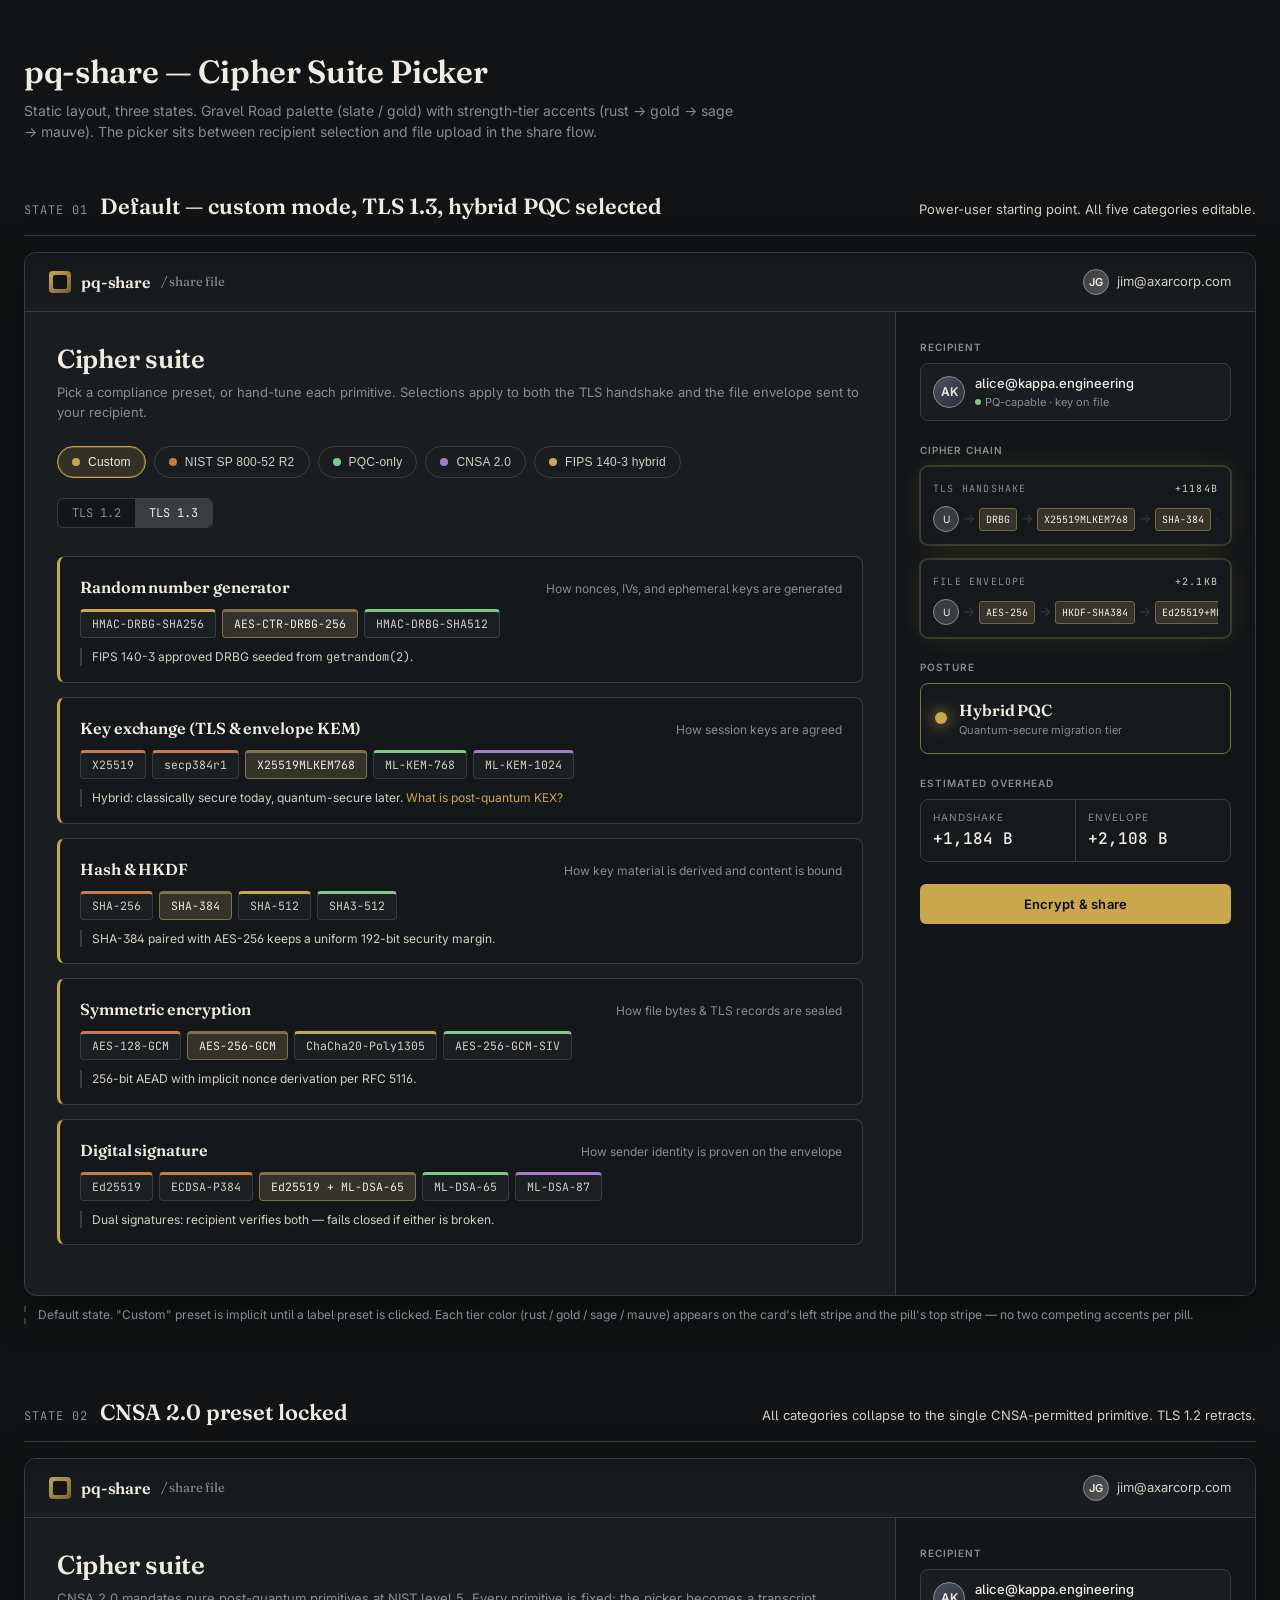
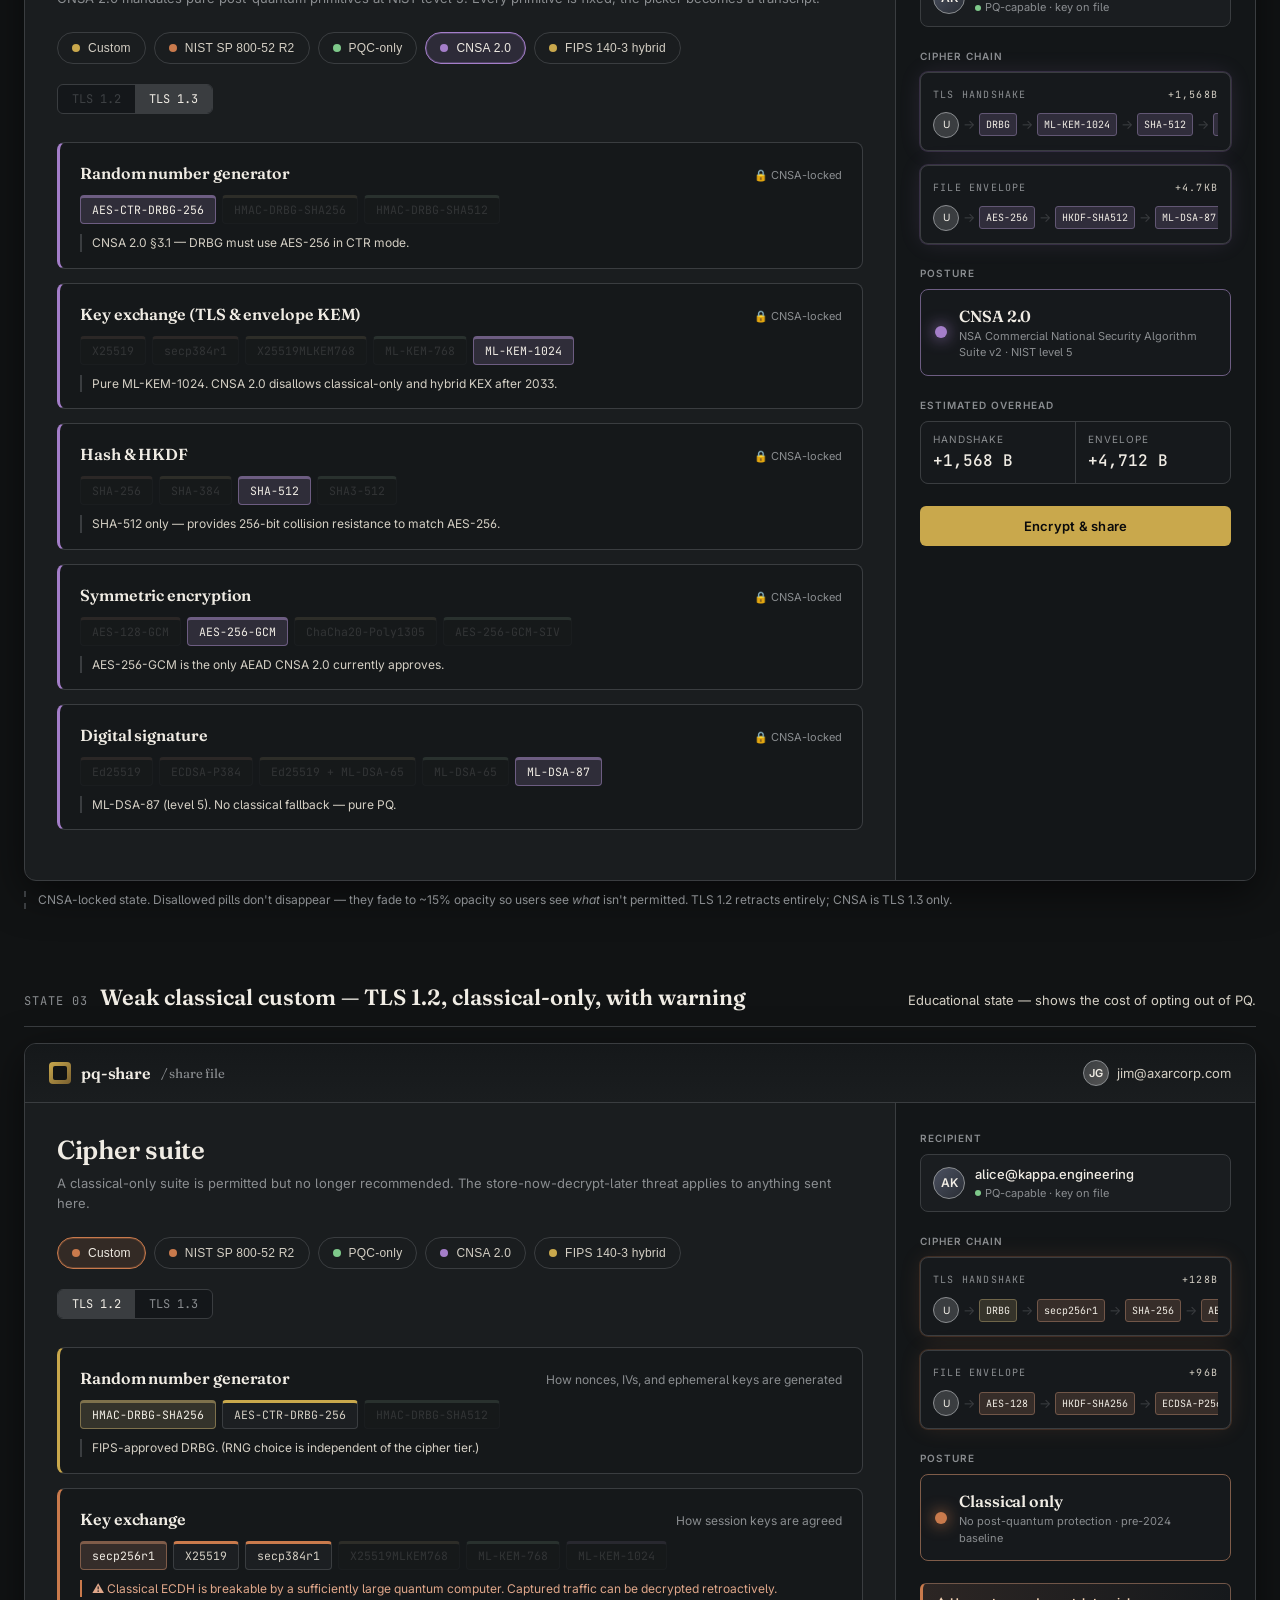
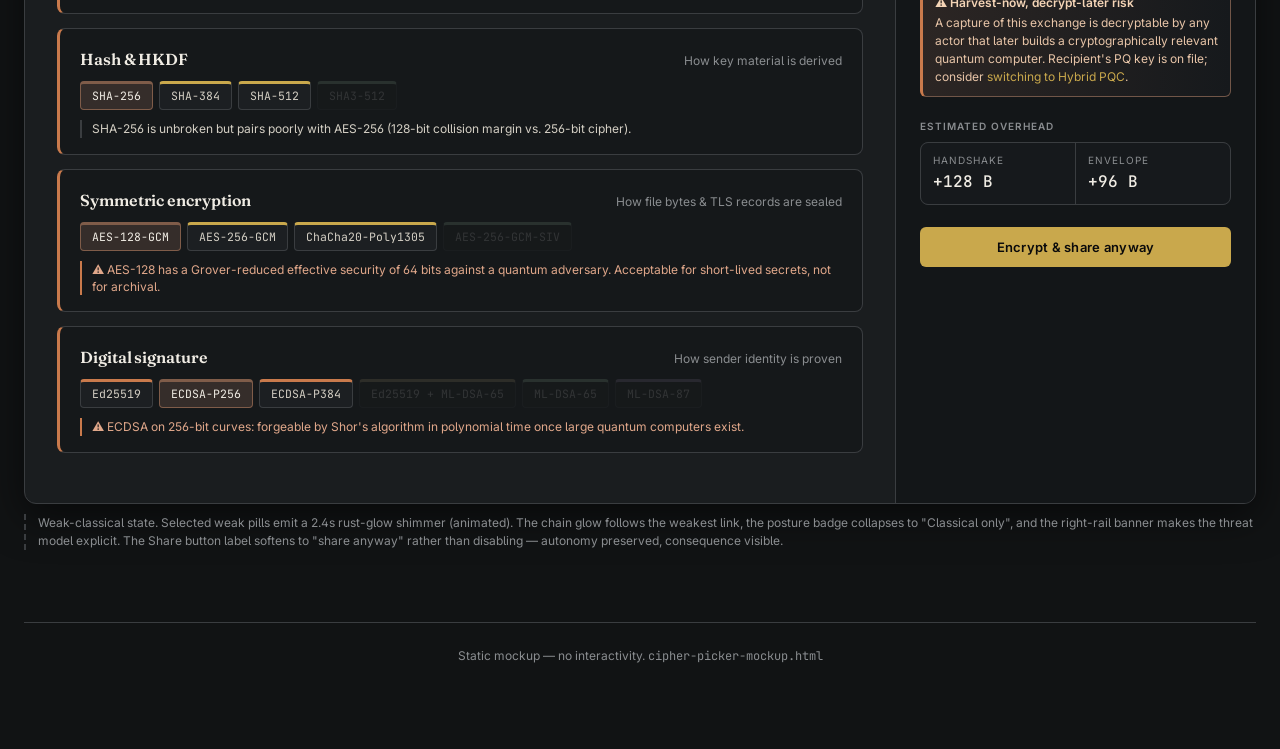
<file: frontend/cipher-picker-mockup.html>
<!DOCTYPE html>
<html lang="en">
<head>
<meta charset="UTF-8">
<meta name="viewport" content="width=device-width, initial-scale=1.0">
<title>pq-share — Cipher Suite Picker (static mockup)</title>
<link rel="preconnect" href="https://fonts.googleapis.com">
<link rel="preconnect" href="https://fonts.gstatic.com" crossorigin>
<link href="https://fonts.googleapis.com/css2?family=Fraunces:opsz,wght@9..144,400;9..144,600;9..144,700&family=Inter:wght@400;500;600;700&family=JetBrains+Mono:wght@400;500;600&display=swap" rel="stylesheet">
<style>
:root {
  /* Gravel Road brand */
  --dark:        #111314;
  --slate:       #1a1d1f;
  --stone:       #3a3d40;
  --fog:         #8a8d90;
  --cream:       #d4cfc4;
  --white:       #f0ece4;
  --gold:        #c9a84c;
  --gold-light:  #e2c375;
  --gold-dim:    #7a6030;

  /* Strength tiers */
  --tier-classical: #c97a4c;
  --tier-hybrid:    #c9a84c;
  --tier-pqc:       #7ec98a;
  --tier-cnsa:      #a47ec9;

  /* Tier glow alphas */
  --tier-classical-glow: #c97a4c33;
  --tier-hybrid-glow:    #c9a84c33;
  --tier-pqc-glow:       #7ec98a33;
  --tier-cnsa-glow:      #a47ec933;
}

* { box-sizing: border-box; }
html, body { margin: 0; padding: 0; }
body {
  background: var(--dark);
  color: var(--white);
  font-family: "Inter", system-ui, -apple-system, sans-serif;
  font-size: 14px;
  line-height: 1.5;
  font-feature-settings: "ss01", "cv05";
  padding: 48px 24px;
}

a { color: var(--gold); text-decoration: none; }
a:hover { color: var(--gold-light); }

.mono { font-family: "JetBrains Mono", ui-monospace, monospace; }
.serif { font-family: "Fraunces", Georgia, serif; }

/* Page-level mockup chrome */
.mockup-wrap { max-width: 1320px; margin: 0 auto; }
.mockup-title {
  font-family: "Fraunces", serif;
  font-weight: 600;
  font-size: 32px;
  letter-spacing: -0.01em;
  margin: 0 0 4px;
}
.mockup-subtitle {
  color: var(--fog);
  font-size: 14px;
  margin: 0 0 48px;
  max-width: 720px;
}

.state-section { margin-bottom: 72px; }
.state-label {
  display: flex;
  align-items: baseline;
  gap: 12px;
  margin-bottom: 16px;
  padding-bottom: 12px;
  border-bottom: 1px solid var(--stone);
}
.state-label-num {
  font-family: "JetBrains Mono", monospace;
  color: var(--fog);
  font-size: 12px;
  letter-spacing: 0.08em;
  text-transform: uppercase;
}
.state-label-text {
  font-family: "Fraunces", serif;
  font-weight: 600;
  font-size: 22px;
  color: var(--white);
}
.state-label-aside {
  color: var(--cream);
  font-size: 13px;
  margin-left: auto;
}

/* The "screen" — represents one full app view */
.screen {
  background: var(--slate);
  border-radius: 12px;
  border: 1px solid var(--stone);
  overflow: hidden;
  display: grid;
  grid-template-columns: 1fr 360px;
  grid-template-rows: auto 1fr;
  min-height: 720px;
  box-shadow: 0 12px 40px #0008;
}

/* ── Header strip ── */
.app-header {
  grid-column: 1 / -1;
  display: flex;
  align-items: center;
  justify-content: space-between;
  padding: 16px 24px;
  border-bottom: 1px solid var(--stone);
  background: linear-gradient(to bottom, #15181a, var(--slate));
}
.brand {
  display: flex;
  align-items: center;
  gap: 10px;
  font-family: "Fraunces", serif;
  font-weight: 600;
  font-size: 16px;
  letter-spacing: -0.01em;
}
.brand-mark {
  width: 22px; height: 22px;
  border-radius: 4px;
  background: linear-gradient(135deg, var(--gold), var(--gold-dim));
  position: relative;
}
.brand-mark::after {
  content: ""; position: absolute; inset: 4px;
  border-radius: 2px;
  background: var(--dark);
}
.user-chip {
  display: flex; align-items: center; gap: 8px;
  font-size: 13px; color: var(--cream);
}
.avatar {
  width: 26px; height: 26px;
  border-radius: 50%;
  background: linear-gradient(135deg, var(--stone), #555);
  border: 1px solid var(--fog);
  display: grid; place-items: center;
  color: var(--white); font-weight: 600; font-size: 11px;
}

/* ── Main pane ── */
.main {
  padding: 28px 32px 36px;
  overflow: auto;
}
.main-title {
  font-family: "Fraunces", serif;
  font-weight: 600;
  font-size: 26px;
  margin: 0 0 4px;
  letter-spacing: -0.01em;
}
.main-blurb {
  color: var(--fog);
  font-size: 13px;
  margin: 0 0 24px;
}

/* Posture chip row */
.posture-row {
  display: flex;
  flex-wrap: wrap;
  gap: 8px;
  margin-bottom: 20px;
}
.posture-chip {
  --chip-color: var(--stone);
  display: inline-flex;
  align-items: center;
  gap: 8px;
  padding: 8px 14px;
  border-radius: 999px;
  border: 1px solid var(--stone);
  background: transparent;
  color: var(--cream);
  font-size: 12px;
  font-weight: 500;
  letter-spacing: 0.02em;
  cursor: pointer;
  transition: all 120ms ease;
}
.posture-chip::before {
  content: "";
  width: 8px; height: 8px;
  border-radius: 50%;
  background: var(--chip-color);
  display: inline-block;
}
.posture-chip[data-tier="classical"] { --chip-color: var(--tier-classical); }
.posture-chip[data-tier="hybrid"]    { --chip-color: var(--tier-hybrid); }
.posture-chip[data-tier="pqc"]       { --chip-color: var(--tier-pqc); }
.posture-chip[data-tier="cnsa"]      { --chip-color: var(--tier-cnsa); }
.posture-chip.is-active {
  border-color: var(--chip-color);
  background: color-mix(in oklab, var(--chip-color) 14%, transparent);
  color: var(--white);
  box-shadow: 0 0 0 1px color-mix(in oklab, var(--chip-color) 30%, transparent) inset;
}

/* TLS version segmented control */
.tls-toggle {
  display: inline-flex;
  border: 1px solid var(--stone);
  border-radius: 6px;
  overflow: hidden;
  margin-bottom: 28px;
  background: #14171a;
}
.tls-toggle button {
  background: transparent;
  border: 0;
  color: var(--fog);
  padding: 6px 14px;
  font-family: "JetBrains Mono", monospace;
  font-size: 12px;
  cursor: pointer;
  transition: all 100ms ease;
}
.tls-toggle button.is-active {
  background: var(--stone);
  color: var(--white);
}
.tls-toggle button:disabled {
  opacity: 0.35;
  cursor: not-allowed;
}

/* Category card */
.cat-card {
  background: #15181a;
  border: 1px solid var(--stone);
  border-left: 3px solid var(--tier-color, var(--stone));
  border-radius: 8px;
  padding: 18px 20px 16px;
  margin-bottom: 14px;
  position: relative;
}
.cat-card[data-tier="classical"] { --tier-color: var(--tier-classical); }
.cat-card[data-tier="hybrid"]    { --tier-color: var(--tier-hybrid); }
.cat-card[data-tier="pqc"]       { --tier-color: var(--tier-pqc); }
.cat-card[data-tier="cnsa"]      { --tier-color: var(--tier-cnsa); }

.cat-head {
  display: flex;
  align-items: baseline;
  gap: 10px;
  margin-bottom: 4px;
}
.cat-title {
  font-family: "Fraunces", serif;
  font-weight: 600;
  font-size: 16px;
  letter-spacing: -0.005em;
}
.cat-purpose {
  color: var(--fog);
  font-size: 12px;
  margin-left: auto;
}
.cat-lock {
  color: var(--fog);
  font-size: 11px;
  display: inline-flex; align-items: center; gap: 4px;
}
.cat-lock svg { width: 11px; height: 11px; }

.pill-row {
  display: flex;
  flex-wrap: wrap;
  gap: 6px;
  margin-top: 10px;
}
.pill {
  --pill-tier: var(--stone);
  font-family: "JetBrains Mono", monospace;
  font-size: 11.5px;
  padding: 6px 11px 6px 11px;
  border-radius: 4px;
  border: 1px solid var(--stone);
  background: #1c1f22;
  color: var(--cream);
  cursor: pointer;
  position: relative;
  transition: all 120ms ease;
  border-top: 3px solid var(--pill-tier);
  padding-top: 4px;
}
.pill[data-tier="classical"] { --pill-tier: var(--tier-classical); }
.pill[data-tier="hybrid"]    { --pill-tier: var(--tier-hybrid); }
.pill[data-tier="pqc"]       { --pill-tier: var(--tier-pqc); }
.pill[data-tier="cnsa"]      { --pill-tier: var(--tier-cnsa); }

.pill.is-selected {
  background: color-mix(in oklab, var(--pill-tier) 16%, #1c1f22);
  color: var(--white);
  border-color: color-mix(in oklab, var(--pill-tier) 50%, var(--stone));
}
.pill.is-locked {
  opacity: 0.4;
  cursor: not-allowed;
  background: #16191c;
}
.pill.is-locked-hidden {
  opacity: 0.15;
  filter: grayscale(0.5);
}
.pill.is-warning {
  animation: shimmer-warn 2.4s ease-in-out infinite;
}
@keyframes shimmer-warn {
  0%, 100% { box-shadow: 0 0 0 0 var(--tier-classical-glow); }
  50%      { box-shadow: 0 0 0 4px var(--tier-classical-glow); }
}

.cat-microcopy {
  margin-top: 10px;
  font-size: 12px;
  color: var(--cream);
  border-left: 2px solid var(--stone);
  padding-left: 10px;
  line-height: 1.45;
}
.cat-microcopy.is-warn {
  color: #e0a78a;
  border-left-color: var(--tier-classical);
}

/* ── Right rail ── */
.rail {
  background: #131618;
  border-left: 1px solid var(--stone);
  padding: 28px 24px;
  display: flex;
  flex-direction: column;
  gap: 22px;
  font-size: 13px;
}
.rail-section-label {
  text-transform: uppercase;
  letter-spacing: 0.1em;
  font-size: 10px;
  color: var(--fog);
  margin-bottom: 8px;
  font-weight: 600;
}
.recipient-card {
  display: flex;
  align-items: center;
  gap: 10px;
  background: #1a1d20;
  border: 1px solid var(--stone);
  border-radius: 8px;
  padding: 10px 12px;
}
.recipient-avatar {
  width: 32px; height: 32px;
  border-radius: 50%;
  background: linear-gradient(135deg, #4a5060, #2a2e35);
  display: grid; place-items: center;
  color: var(--white); font-weight: 600;
  font-size: 12px;
  border: 1px solid var(--fog);
}
.recipient-meta { flex: 1; min-width: 0; }
.recipient-name {
  color: var(--white);
  font-weight: 500;
  font-size: 13px;
  white-space: nowrap;
  overflow: hidden;
  text-overflow: ellipsis;
}
.recipient-status {
  color: var(--fog);
  font-size: 11px;
  display: flex; align-items: center; gap: 4px;
}
.recipient-status::before {
  content: ""; width: 6px; height: 6px; border-radius: 50%;
  background: var(--tier-pqc);
}

/* Cipher chain visualization */
.chain-block { display: flex; flex-direction: column; gap: 14px; }
.chain {
  background: #16191c;
  border: 1px solid var(--stone);
  border-radius: 8px;
  padding: 14px 12px 12px;
}
.chain-label {
  font-family: "JetBrains Mono", monospace;
  font-size: 10px;
  text-transform: uppercase;
  letter-spacing: 0.12em;
  color: var(--fog);
  margin-bottom: 10px;
  display: flex;
  justify-content: space-between;
}
.chain-flow {
  display: flex;
  align-items: center;
  gap: 4px;
  flex-wrap: nowrap;
  overflow: hidden;
}
.chain-end {
  flex-shrink: 0;
  width: 26px; height: 26px;
  border-radius: 50%;
  background: var(--stone);
  border: 1px solid var(--fog);
  display: grid; place-items: center;
  font-size: 10px; color: var(--white);
}
.chain-arrow {
  color: var(--stone); font-size: 13px;
  flex-shrink: 0;
}
.chain-pill {
  --pill-tier: var(--stone);
  font-family: "JetBrains Mono", monospace;
  font-size: 10px;
  padding: 3px 6px;
  border-radius: 3px;
  background: color-mix(in oklab, var(--pill-tier) 18%, #1a1d20);
  color: var(--white);
  border: 1px solid color-mix(in oklab, var(--pill-tier) 40%, var(--stone));
  white-space: nowrap;
  flex-shrink: 0;
}
.chain-pill[data-tier="classical"] { --pill-tier: var(--tier-classical); }
.chain-pill[data-tier="hybrid"]    { --pill-tier: var(--tier-hybrid); }
.chain-pill[data-tier="pqc"]       { --pill-tier: var(--tier-pqc); }
.chain-pill[data-tier="cnsa"]      { --pill-tier: var(--tier-cnsa); }

.chain[data-glow="classical"] { box-shadow: 0 0 0 1px var(--tier-classical-glow), 0 0 24px -4px var(--tier-classical-glow); }
.chain[data-glow="hybrid"]    { box-shadow: 0 0 0 1px var(--tier-hybrid-glow),    0 0 24px -4px var(--tier-hybrid-glow); }
.chain[data-glow="pqc"]       { box-shadow: 0 0 0 1px var(--tier-pqc-glow),       0 0 24px -4px var(--tier-pqc-glow); }
.chain[data-glow="cnsa"]      { box-shadow: 0 0 0 1px var(--tier-cnsa-glow),      0 0 24px -4px var(--tier-cnsa-glow); }

/* Posture badge */
.posture-badge {
  display: flex;
  align-items: center;
  gap: 12px;
  padding: 14px;
  background: #16191c;
  border: 1px solid var(--stone);
  border-radius: 8px;
}
.posture-badge[data-tier="classical"] { border-color: color-mix(in oklab, var(--tier-classical) 50%, var(--stone)); }
.posture-badge[data-tier="hybrid"]    { border-color: color-mix(in oklab, var(--tier-hybrid) 50%, var(--stone)); }
.posture-badge[data-tier="pqc"]       { border-color: color-mix(in oklab, var(--tier-pqc) 50%, var(--stone)); }
.posture-badge[data-tier="cnsa"]      { border-color: color-mix(in oklab, var(--tier-cnsa) 50%, var(--stone)); }

.posture-dot {
  width: 12px; height: 12px;
  border-radius: 50%;
  flex-shrink: 0;
}
.posture-badge[data-tier="classical"] .posture-dot { background: var(--tier-classical); box-shadow: 0 0 16px var(--tier-classical); }
.posture-badge[data-tier="hybrid"]    .posture-dot { background: var(--tier-hybrid);    box-shadow: 0 0 16px var(--tier-hybrid); }
.posture-badge[data-tier="pqc"]       .posture-dot { background: var(--tier-pqc);       box-shadow: 0 0 16px var(--tier-pqc); }
.posture-badge[data-tier="cnsa"]      .posture-dot { background: var(--tier-cnsa);      box-shadow: 0 0 16px var(--tier-cnsa); }

.posture-text { flex: 1; }
.posture-name {
  font-family: "Fraunces", serif;
  font-weight: 600;
  font-size: 16px;
  color: var(--white);
  letter-spacing: -0.005em;
}
.posture-sub { color: var(--fog); font-size: 11px; }

/* Metrics block */
.metrics {
  display: grid;
  grid-template-columns: 1fr 1fr;
  gap: 1px;
  background: var(--stone);
  border: 1px solid var(--stone);
  border-radius: 8px;
  overflow: hidden;
}
.metric {
  background: #16191c;
  padding: 10px 12px;
}
.metric-label {
  font-size: 10px;
  text-transform: uppercase;
  letter-spacing: 0.1em;
  color: var(--fog);
}
.metric-value {
  font-family: "JetBrains Mono", monospace;
  font-size: 16px;
  color: var(--white);
  margin-top: 2px;
  font-weight: 500;
}

/* Warning banner for weak choices */
.warn-banner {
  background: linear-gradient(to right, color-mix(in oklab, var(--tier-classical) 14%, #16191c), #16191c);
  border: 1px solid color-mix(in oklab, var(--tier-classical) 40%, var(--stone));
  border-left: 3px solid var(--tier-classical);
  border-radius: 6px;
  padding: 10px 12px;
  font-size: 12px;
  color: #e8c5a8;
}
.warn-banner-title {
  font-weight: 600;
  color: #f4d4b6;
  margin-bottom: 2px;
  display: flex; align-items: center; gap: 6px;
}

/* Share button */
.share-btn {
  background: var(--gold);
  color: #0a0a0b;
  border: 0;
  padding: 12px 18px;
  border-radius: 6px;
  font-family: "Inter", sans-serif;
  font-weight: 600;
  font-size: 13px;
  letter-spacing: 0.02em;
  cursor: pointer;
  transition: all 120ms ease;
  text-align: center;
}
.share-btn:hover { background: var(--gold-light); }
.share-btn:disabled { opacity: 0.4; cursor: not-allowed; }
.share-btn.is-warn {
  background: #c9a84c;
  position: relative;
}

/* Mockup-only annotation tooltip */
.note {
  margin-top: 10px;
  font-size: 12px;
  color: var(--fog);
  padding-left: 12px;
  border-left: 2px dashed var(--stone);
}

/* Responsive: collapse rail under main below 1080 */
@media (max-width: 1080px) {
  .screen { grid-template-columns: 1fr; }
  .rail { border-left: 0; border-top: 1px solid var(--stone); }
}
</style>
</head>
<body>
<div class="mockup-wrap">

  <h1 class="mockup-title">pq-share — Cipher Suite Picker</h1>
  <p class="mockup-subtitle">Static layout, three states. Gravel Road palette (slate / gold) with strength-tier accents (rust → gold → sage → mauve). The picker sits between recipient selection and file upload in the share flow.</p>

  <!-- ───────────────────────────────────────────────── STATE 1 -->
  <section class="state-section">
    <div class="state-label">
      <span class="state-label-num">State 01</span>
      <span class="state-label-text">Default — custom mode, TLS 1.3, hybrid PQC selected</span>
      <span class="state-label-aside">Power-user starting point. All five categories editable.</span>
    </div>

    <div class="screen">
      <header class="app-header">
        <div class="brand">
          <div class="brand-mark"></div>
          <span>pq-share</span>
          <span style="color:var(--fog);font-weight:400;font-size:13px;">/ share file</span>
        </div>
        <div class="user-chip">
          <div class="avatar">JG</div>
          <span>jim@axarcorp.com</span>
        </div>
      </header>

      <div class="main">
        <h2 class="main-title">Cipher suite</h2>
        <p class="main-blurb">Pick a compliance preset, or hand-tune each primitive. Selections apply to both the TLS handshake and the file envelope sent to your recipient.</p>

        <div class="posture-row">
          <button class="posture-chip is-active" data-tier="hybrid">Custom</button>
          <button class="posture-chip" data-tier="classical">NIST SP 800-52 R2</button>
          <button class="posture-chip" data-tier="pqc">PQC-only</button>
          <button class="posture-chip" data-tier="cnsa">CNSA 2.0</button>
          <button class="posture-chip" data-tier="hybrid">FIPS 140-3 hybrid</button>
        </div>

        <div class="tls-toggle">
          <button>TLS 1.2</button>
          <button class="is-active">TLS 1.3</button>
        </div>

        <!-- RNG -->
        <div class="cat-card" data-tier="hybrid">
          <div class="cat-head">
            <span class="cat-title">Random number generator</span>
            <span class="cat-purpose">How nonces, IVs, and ephemeral keys are generated</span>
          </div>
          <div class="pill-row">
            <button class="pill" data-tier="hybrid">HMAC-DRBG-SHA256</button>
            <button class="pill is-selected" data-tier="hybrid">AES-CTR-DRBG-256</button>
            <button class="pill" data-tier="pqc">HMAC-DRBG-SHA512</button>
          </div>
          <div class="cat-microcopy">FIPS 140-3 approved DRBG seeded from <span class="mono">getrandom(2)</span>.</div>
        </div>

        <!-- KEX -->
        <div class="cat-card" data-tier="hybrid">
          <div class="cat-head">
            <span class="cat-title">Key exchange (TLS &amp; envelope KEM)</span>
            <span class="cat-purpose">How session keys are agreed</span>
          </div>
          <div class="pill-row">
            <button class="pill" data-tier="classical">X25519</button>
            <button class="pill" data-tier="classical">secp384r1</button>
            <button class="pill is-selected" data-tier="hybrid">X25519MLKEM768</button>
            <button class="pill" data-tier="pqc">ML-KEM-768</button>
            <button class="pill" data-tier="cnsa">ML-KEM-1024</button>
          </div>
          <div class="cat-microcopy">Hybrid: classically secure today, quantum-secure later. <a href="#">What is post-quantum KEX?</a></div>
        </div>

        <!-- Hash -->
        <div class="cat-card" data-tier="hybrid">
          <div class="cat-head">
            <span class="cat-title">Hash &amp; HKDF</span>
            <span class="cat-purpose">How key material is derived and content is bound</span>
          </div>
          <div class="pill-row">
            <button class="pill" data-tier="classical">SHA-256</button>
            <button class="pill is-selected" data-tier="hybrid">SHA-384</button>
            <button class="pill" data-tier="hybrid">SHA-512</button>
            <button class="pill" data-tier="pqc">SHA3-512</button>
          </div>
          <div class="cat-microcopy">SHA-384 paired with AES-256 keeps a uniform 192-bit security margin.</div>
        </div>

        <!-- Symmetric -->
        <div class="cat-card" data-tier="hybrid">
          <div class="cat-head">
            <span class="cat-title">Symmetric encryption</span>
            <span class="cat-purpose">How file bytes &amp; TLS records are sealed</span>
          </div>
          <div class="pill-row">
            <button class="pill" data-tier="classical">AES-128-GCM</button>
            <button class="pill is-selected" data-tier="hybrid">AES-256-GCM</button>
            <button class="pill" data-tier="hybrid">ChaCha20-Poly1305</button>
            <button class="pill" data-tier="pqc">AES-256-GCM-SIV</button>
          </div>
          <div class="cat-microcopy">256-bit AEAD with implicit nonce derivation per RFC 5116.</div>
        </div>

        <!-- Signature -->
        <div class="cat-card" data-tier="hybrid">
          <div class="cat-head">
            <span class="cat-title">Digital signature</span>
            <span class="cat-purpose">How sender identity is proven on the envelope</span>
          </div>
          <div class="pill-row">
            <button class="pill" data-tier="classical">Ed25519</button>
            <button class="pill" data-tier="classical">ECDSA-P384</button>
            <button class="pill is-selected" data-tier="hybrid">Ed25519 + ML-DSA-65</button>
            <button class="pill" data-tier="pqc">ML-DSA-65</button>
            <button class="pill" data-tier="cnsa">ML-DSA-87</button>
          </div>
          <div class="cat-microcopy">Dual signatures: recipient verifies both — fails closed if either is broken.</div>
        </div>
      </div>

      <aside class="rail">
        <div>
          <div class="rail-section-label">Recipient</div>
          <div class="recipient-card">
            <div class="recipient-avatar">AK</div>
            <div class="recipient-meta">
              <div class="recipient-name">alice@kappa.engineering</div>
              <div class="recipient-status">PQ-capable · key on file</div>
            </div>
          </div>
        </div>

        <div>
          <div class="rail-section-label">Cipher chain</div>
          <div class="chain-block">
            <div class="chain" data-glow="hybrid">
              <div class="chain-label"><span>TLS handshake</span><span class="mono" style="color:var(--cream)">+1184B</span></div>
              <div class="chain-flow">
                <div class="chain-end" title="You">U</div>
                <span class="chain-arrow">→</span>
                <span class="chain-pill" data-tier="hybrid">DRBG</span>
                <span class="chain-arrow">→</span>
                <span class="chain-pill" data-tier="hybrid">X25519MLKEM768</span>
                <span class="chain-arrow">→</span>
                <span class="chain-pill" data-tier="hybrid">SHA-384</span>
                <span class="chain-arrow">→</span>
                <span class="chain-pill" data-tier="hybrid">AES-256</span>
                <span class="chain-arrow">→</span>
                <div class="chain-end" title="Server">S</div>
              </div>
            </div>
            <div class="chain" data-glow="hybrid">
              <div class="chain-label"><span>File envelope</span><span class="mono" style="color:var(--cream)">+2.1KB</span></div>
              <div class="chain-flow">
                <div class="chain-end" title="You">U</div>
                <span class="chain-arrow">→</span>
                <span class="chain-pill" data-tier="hybrid">AES-256</span>
                <span class="chain-arrow">→</span>
                <span class="chain-pill" data-tier="hybrid">HKDF-SHA384</span>
                <span class="chain-arrow">→</span>
                <span class="chain-pill" data-tier="hybrid">Ed25519+MLDSA65</span>
                <span class="chain-arrow">→</span>
                <div class="chain-end" title="Recipient">R</div>
              </div>
            </div>
          </div>
        </div>

        <div>
          <div class="rail-section-label">Posture</div>
          <div class="posture-badge" data-tier="hybrid">
            <div class="posture-dot"></div>
            <div class="posture-text">
              <div class="posture-name">Hybrid PQC</div>
              <div class="posture-sub">Quantum-secure migration tier</div>
            </div>
          </div>
        </div>

        <div>
          <div class="rail-section-label">Estimated overhead</div>
          <div class="metrics">
            <div class="metric">
              <div class="metric-label">Handshake</div>
              <div class="metric-value">+1,184 B</div>
            </div>
            <div class="metric">
              <div class="metric-label">Envelope</div>
              <div class="metric-value">+2,108 B</div>
            </div>
          </div>
        </div>

        <button class="share-btn">Encrypt &amp; share</button>
      </aside>
    </div>

    <p class="note">Default state. "Custom" preset is implicit until a label preset is clicked. Each tier color (rust / gold / sage / mauve) appears on the card's left stripe and the pill's top stripe — no two competing accents per pill.</p>
  </section>

  <!-- ───────────────────────────────────────────────── STATE 2 -->
  <section class="state-section">
    <div class="state-label">
      <span class="state-label-num">State 02</span>
      <span class="state-label-text">CNSA 2.0 preset locked</span>
      <span class="state-label-aside">All categories collapse to the single CNSA-permitted primitive. TLS 1.2 retracts.</span>
    </div>

    <div class="screen">
      <header class="app-header">
        <div class="brand">
          <div class="brand-mark"></div>
          <span>pq-share</span>
          <span style="color:var(--fog);font-weight:400;font-size:13px;">/ share file</span>
        </div>
        <div class="user-chip">
          <div class="avatar">JG</div>
          <span>jim@axarcorp.com</span>
        </div>
      </header>

      <div class="main">
        <h2 class="main-title">Cipher suite</h2>
        <p class="main-blurb">CNSA 2.0 mandates pure post-quantum primitives at NIST level 5. Every primitive is fixed; the picker becomes a transcript.</p>

        <div class="posture-row">
          <button class="posture-chip" data-tier="hybrid">Custom</button>
          <button class="posture-chip" data-tier="classical">NIST SP 800-52 R2</button>
          <button class="posture-chip" data-tier="pqc">PQC-only</button>
          <button class="posture-chip is-active" data-tier="cnsa">CNSA 2.0</button>
          <button class="posture-chip" data-tier="hybrid">FIPS 140-3 hybrid</button>
        </div>

        <div class="tls-toggle">
          <button disabled>TLS 1.2</button>
          <button class="is-active">TLS 1.3</button>
        </div>

        <div class="cat-card" data-tier="cnsa">
          <div class="cat-head">
            <span class="cat-title">Random number generator</span>
            <span class="cat-purpose"><span class="cat-lock">🔒 CNSA-locked</span></span>
          </div>
          <div class="pill-row">
            <button class="pill is-selected" data-tier="cnsa">AES-CTR-DRBG-256</button>
            <button class="pill is-locked-hidden" data-tier="hybrid">HMAC-DRBG-SHA256</button>
            <button class="pill is-locked-hidden" data-tier="pqc">HMAC-DRBG-SHA512</button>
          </div>
          <div class="cat-microcopy">CNSA 2.0 §3.1 — DRBG must use AES-256 in CTR mode.</div>
        </div>

        <div class="cat-card" data-tier="cnsa">
          <div class="cat-head">
            <span class="cat-title">Key exchange (TLS &amp; envelope KEM)</span>
            <span class="cat-purpose"><span class="cat-lock">🔒 CNSA-locked</span></span>
          </div>
          <div class="pill-row">
            <button class="pill is-locked-hidden" data-tier="classical">X25519</button>
            <button class="pill is-locked-hidden" data-tier="classical">secp384r1</button>
            <button class="pill is-locked-hidden" data-tier="hybrid">X25519MLKEM768</button>
            <button class="pill is-locked-hidden" data-tier="pqc">ML-KEM-768</button>
            <button class="pill is-selected" data-tier="cnsa">ML-KEM-1024</button>
          </div>
          <div class="cat-microcopy">Pure ML-KEM-1024. CNSA 2.0 disallows classical-only and hybrid KEX after 2033.</div>
        </div>

        <div class="cat-card" data-tier="cnsa">
          <div class="cat-head">
            <span class="cat-title">Hash &amp; HKDF</span>
            <span class="cat-purpose"><span class="cat-lock">🔒 CNSA-locked</span></span>
          </div>
          <div class="pill-row">
            <button class="pill is-locked-hidden" data-tier="classical">SHA-256</button>
            <button class="pill is-locked-hidden" data-tier="hybrid">SHA-384</button>
            <button class="pill is-selected" data-tier="cnsa">SHA-512</button>
            <button class="pill is-locked-hidden" data-tier="pqc">SHA3-512</button>
          </div>
          <div class="cat-microcopy">SHA-512 only — provides 256-bit collision resistance to match AES-256.</div>
        </div>

        <div class="cat-card" data-tier="cnsa">
          <div class="cat-head">
            <span class="cat-title">Symmetric encryption</span>
            <span class="cat-purpose"><span class="cat-lock">🔒 CNSA-locked</span></span>
          </div>
          <div class="pill-row">
            <button class="pill is-locked-hidden" data-tier="classical">AES-128-GCM</button>
            <button class="pill is-selected" data-tier="cnsa">AES-256-GCM</button>
            <button class="pill is-locked-hidden" data-tier="hybrid">ChaCha20-Poly1305</button>
            <button class="pill is-locked-hidden" data-tier="pqc">AES-256-GCM-SIV</button>
          </div>
          <div class="cat-microcopy">AES-256-GCM is the only AEAD CNSA 2.0 currently approves.</div>
        </div>

        <div class="cat-card" data-tier="cnsa">
          <div class="cat-head">
            <span class="cat-title">Digital signature</span>
            <span class="cat-purpose"><span class="cat-lock">🔒 CNSA-locked</span></span>
          </div>
          <div class="pill-row">
            <button class="pill is-locked-hidden" data-tier="classical">Ed25519</button>
            <button class="pill is-locked-hidden" data-tier="classical">ECDSA-P384</button>
            <button class="pill is-locked-hidden" data-tier="hybrid">Ed25519 + ML-DSA-65</button>
            <button class="pill is-locked-hidden" data-tier="pqc">ML-DSA-65</button>
            <button class="pill is-selected" data-tier="cnsa">ML-DSA-87</button>
          </div>
          <div class="cat-microcopy">ML-DSA-87 (level 5). No classical fallback — pure PQ.</div>
        </div>
      </div>

      <aside class="rail">
        <div>
          <div class="rail-section-label">Recipient</div>
          <div class="recipient-card">
            <div class="recipient-avatar">AK</div>
            <div class="recipient-meta">
              <div class="recipient-name">alice@kappa.engineering</div>
              <div class="recipient-status">PQ-capable · key on file</div>
            </div>
          </div>
        </div>

        <div>
          <div class="rail-section-label">Cipher chain</div>
          <div class="chain-block">
            <div class="chain" data-glow="cnsa">
              <div class="chain-label"><span>TLS handshake</span><span class="mono" style="color:var(--cream)">+1,568B</span></div>
              <div class="chain-flow">
                <div class="chain-end" title="You">U</div>
                <span class="chain-arrow">→</span>
                <span class="chain-pill" data-tier="cnsa">DRBG</span>
                <span class="chain-arrow">→</span>
                <span class="chain-pill" data-tier="cnsa">ML-KEM-1024</span>
                <span class="chain-arrow">→</span>
                <span class="chain-pill" data-tier="cnsa">SHA-512</span>
                <span class="chain-arrow">→</span>
                <span class="chain-pill" data-tier="cnsa">AES-256</span>
                <span class="chain-arrow">→</span>
                <div class="chain-end" title="Server">S</div>
              </div>
            </div>
            <div class="chain" data-glow="cnsa">
              <div class="chain-label"><span>File envelope</span><span class="mono" style="color:var(--cream)">+4.7KB</span></div>
              <div class="chain-flow">
                <div class="chain-end" title="You">U</div>
                <span class="chain-arrow">→</span>
                <span class="chain-pill" data-tier="cnsa">AES-256</span>
                <span class="chain-arrow">→</span>
                <span class="chain-pill" data-tier="cnsa">HKDF-SHA512</span>
                <span class="chain-arrow">→</span>
                <span class="chain-pill" data-tier="cnsa">ML-DSA-87</span>
                <span class="chain-arrow">→</span>
                <div class="chain-end" title="Recipient">R</div>
              </div>
            </div>
          </div>
        </div>

        <div>
          <div class="rail-section-label">Posture</div>
          <div class="posture-badge" data-tier="cnsa">
            <div class="posture-dot"></div>
            <div class="posture-text">
              <div class="posture-name">CNSA 2.0</div>
              <div class="posture-sub">NSA Commercial National Security Algorithm Suite v2 · NIST level 5</div>
            </div>
          </div>
        </div>

        <div>
          <div class="rail-section-label">Estimated overhead</div>
          <div class="metrics">
            <div class="metric">
              <div class="metric-label">Handshake</div>
              <div class="metric-value">+1,568 B</div>
            </div>
            <div class="metric">
              <div class="metric-label">Envelope</div>
              <div class="metric-value">+4,712 B</div>
            </div>
          </div>
        </div>

        <button class="share-btn">Encrypt &amp; share</button>
      </aside>
    </div>

    <p class="note">CNSA-locked state. Disallowed pills don't disappear — they fade to ~15% opacity so users see <em>what</em> isn't permitted. TLS 1.2 retracts entirely; CNSA is TLS 1.3 only.</p>
  </section>

  <!-- ───────────────────────────────────────────────── STATE 3 -->
  <section class="state-section">
    <div class="state-label">
      <span class="state-label-num">State 03</span>
      <span class="state-label-text">Weak classical custom — TLS 1.2, classical-only, with warning</span>
      <span class="state-label-aside">Educational state — shows the cost of opting out of PQ.</span>
    </div>

    <div class="screen">
      <header class="app-header">
        <div class="brand">
          <div class="brand-mark"></div>
          <span>pq-share</span>
          <span style="color:var(--fog);font-weight:400;font-size:13px;">/ share file</span>
        </div>
        <div class="user-chip">
          <div class="avatar">JG</div>
          <span>jim@axarcorp.com</span>
        </div>
      </header>

      <div class="main">
        <h2 class="main-title">Cipher suite</h2>
        <p class="main-blurb">A classical-only suite is permitted but no longer recommended. The store-now-decrypt-later threat applies to anything sent here.</p>

        <div class="posture-row">
          <button class="posture-chip is-active" data-tier="classical">Custom</button>
          <button class="posture-chip" data-tier="classical">NIST SP 800-52 R2</button>
          <button class="posture-chip" data-tier="pqc">PQC-only</button>
          <button class="posture-chip" data-tier="cnsa">CNSA 2.0</button>
          <button class="posture-chip" data-tier="hybrid">FIPS 140-3 hybrid</button>
        </div>

        <div class="tls-toggle">
          <button class="is-active">TLS 1.2</button>
          <button>TLS 1.3</button>
        </div>

        <div class="cat-card" data-tier="hybrid">
          <div class="cat-head">
            <span class="cat-title">Random number generator</span>
            <span class="cat-purpose">How nonces, IVs, and ephemeral keys are generated</span>
          </div>
          <div class="pill-row">
            <button class="pill is-selected" data-tier="hybrid">HMAC-DRBG-SHA256</button>
            <button class="pill" data-tier="hybrid">AES-CTR-DRBG-256</button>
            <button class="pill is-locked-hidden" data-tier="pqc">HMAC-DRBG-SHA512</button>
          </div>
          <div class="cat-microcopy">FIPS-approved DRBG. (RNG choice is independent of the cipher tier.)</div>
        </div>

        <div class="cat-card" data-tier="classical">
          <div class="cat-head">
            <span class="cat-title">Key exchange</span>
            <span class="cat-purpose">How session keys are agreed</span>
          </div>
          <div class="pill-row">
            <button class="pill is-selected is-warning" data-tier="classical">secp256r1</button>
            <button class="pill" data-tier="classical">X25519</button>
            <button class="pill" data-tier="classical">secp384r1</button>
            <button class="pill is-locked-hidden" data-tier="hybrid">X25519MLKEM768</button>
            <button class="pill is-locked-hidden" data-tier="pqc">ML-KEM-768</button>
            <button class="pill is-locked-hidden" data-tier="cnsa">ML-KEM-1024</button>
          </div>
          <div class="cat-microcopy is-warn">⚠ Classical ECDH is breakable by a sufficiently large quantum computer. Captured traffic can be decrypted retroactively.</div>
        </div>

        <div class="cat-card" data-tier="classical">
          <div class="cat-head">
            <span class="cat-title">Hash &amp; HKDF</span>
            <span class="cat-purpose">How key material is derived</span>
          </div>
          <div class="pill-row">
            <button class="pill is-selected" data-tier="classical">SHA-256</button>
            <button class="pill" data-tier="hybrid">SHA-384</button>
            <button class="pill" data-tier="hybrid">SHA-512</button>
            <button class="pill is-locked-hidden" data-tier="pqc">SHA3-512</button>
          </div>
          <div class="cat-microcopy">SHA-256 is unbroken but pairs poorly with AES-256 (128-bit collision margin vs. 256-bit cipher).</div>
        </div>

        <div class="cat-card" data-tier="classical">
          <div class="cat-head">
            <span class="cat-title">Symmetric encryption</span>
            <span class="cat-purpose">How file bytes &amp; TLS records are sealed</span>
          </div>
          <div class="pill-row">
            <button class="pill is-selected is-warning" data-tier="classical">AES-128-GCM</button>
            <button class="pill" data-tier="hybrid">AES-256-GCM</button>
            <button class="pill" data-tier="hybrid">ChaCha20-Poly1305</button>
            <button class="pill is-locked-hidden" data-tier="pqc">AES-256-GCM-SIV</button>
          </div>
          <div class="cat-microcopy is-warn">⚠ AES-128 has a Grover-reduced effective security of 64 bits against a quantum adversary. Acceptable for short-lived secrets, not for archival.</div>
        </div>

        <div class="cat-card" data-tier="classical">
          <div class="cat-head">
            <span class="cat-title">Digital signature</span>
            <span class="cat-purpose">How sender identity is proven</span>
          </div>
          <div class="pill-row">
            <button class="pill" data-tier="classical">Ed25519</button>
            <button class="pill is-selected is-warning" data-tier="classical">ECDSA-P256</button>
            <button class="pill" data-tier="classical">ECDSA-P384</button>
            <button class="pill is-locked-hidden" data-tier="hybrid">Ed25519 + ML-DSA-65</button>
            <button class="pill is-locked-hidden" data-tier="pqc">ML-DSA-65</button>
            <button class="pill is-locked-hidden" data-tier="cnsa">ML-DSA-87</button>
          </div>
          <div class="cat-microcopy is-warn">⚠ ECDSA on 256-bit curves: forgeable by Shor's algorithm in polynomial time once large quantum computers exist.</div>
        </div>
      </div>

      <aside class="rail">
        <div>
          <div class="rail-section-label">Recipient</div>
          <div class="recipient-card">
            <div class="recipient-avatar">AK</div>
            <div class="recipient-meta">
              <div class="recipient-name">alice@kappa.engineering</div>
              <div class="recipient-status">PQ-capable · key on file</div>
            </div>
          </div>
        </div>

        <div>
          <div class="rail-section-label">Cipher chain</div>
          <div class="chain-block">
            <div class="chain" data-glow="classical">
              <div class="chain-label"><span>TLS handshake</span><span class="mono" style="color:var(--cream)">+128B</span></div>
              <div class="chain-flow">
                <div class="chain-end" title="You">U</div>
                <span class="chain-arrow">→</span>
                <span class="chain-pill" data-tier="hybrid">DRBG</span>
                <span class="chain-arrow">→</span>
                <span class="chain-pill" data-tier="classical">secp256r1</span>
                <span class="chain-arrow">→</span>
                <span class="chain-pill" data-tier="classical">SHA-256</span>
                <span class="chain-arrow">→</span>
                <span class="chain-pill" data-tier="classical">AES-128</span>
                <span class="chain-arrow">→</span>
                <div class="chain-end" title="Server">S</div>
              </div>
            </div>
            <div class="chain" data-glow="classical">
              <div class="chain-label"><span>File envelope</span><span class="mono" style="color:var(--cream)">+96B</span></div>
              <div class="chain-flow">
                <div class="chain-end" title="You">U</div>
                <span class="chain-arrow">→</span>
                <span class="chain-pill" data-tier="classical">AES-128</span>
                <span class="chain-arrow">→</span>
                <span class="chain-pill" data-tier="classical">HKDF-SHA256</span>
                <span class="chain-arrow">→</span>
                <span class="chain-pill" data-tier="classical">ECDSA-P256</span>
                <span class="chain-arrow">→</span>
                <div class="chain-end" title="Recipient">R</div>
              </div>
            </div>
          </div>
        </div>

        <div>
          <div class="rail-section-label">Posture</div>
          <div class="posture-badge" data-tier="classical">
            <div class="posture-dot"></div>
            <div class="posture-text">
              <div class="posture-name">Classical only</div>
              <div class="posture-sub">No post-quantum protection · pre-2024 baseline</div>
            </div>
          </div>
        </div>

        <div class="warn-banner">
          <div class="warn-banner-title">⚠ Harvest-now, decrypt-later risk</div>
          A capture of this exchange is decryptable by any actor that later builds a cryptographically relevant quantum computer. Recipient's PQ key is on file; consider <a href="#">switching to Hybrid PQC</a>.
        </div>

        <div>
          <div class="rail-section-label">Estimated overhead</div>
          <div class="metrics">
            <div class="metric">
              <div class="metric-label">Handshake</div>
              <div class="metric-value">+128 B</div>
            </div>
            <div class="metric">
              <div class="metric-label">Envelope</div>
              <div class="metric-value">+96 B</div>
            </div>
          </div>
        </div>

        <button class="share-btn">Encrypt &amp; share anyway</button>
      </aside>
    </div>

    <p class="note">Weak-classical state. Selected weak pills emit a 2.4s rust-glow shimmer (animated). The chain glow follows the weakest link, the posture badge collapses to "Classical only", and the right-rail banner makes the threat model explicit. The Share button label softens to "share anyway" rather than disabling — autonomy preserved, consequence visible.</p>
  </section>

  <p style="color:var(--fog);font-size:12px;text-align:center;padding:24px 0;border-top:1px solid var(--stone);">Static mockup — no interactivity. <span class="mono">cipher-picker-mockup.html</span></p>
</div>
</body>
</html>
</file>
